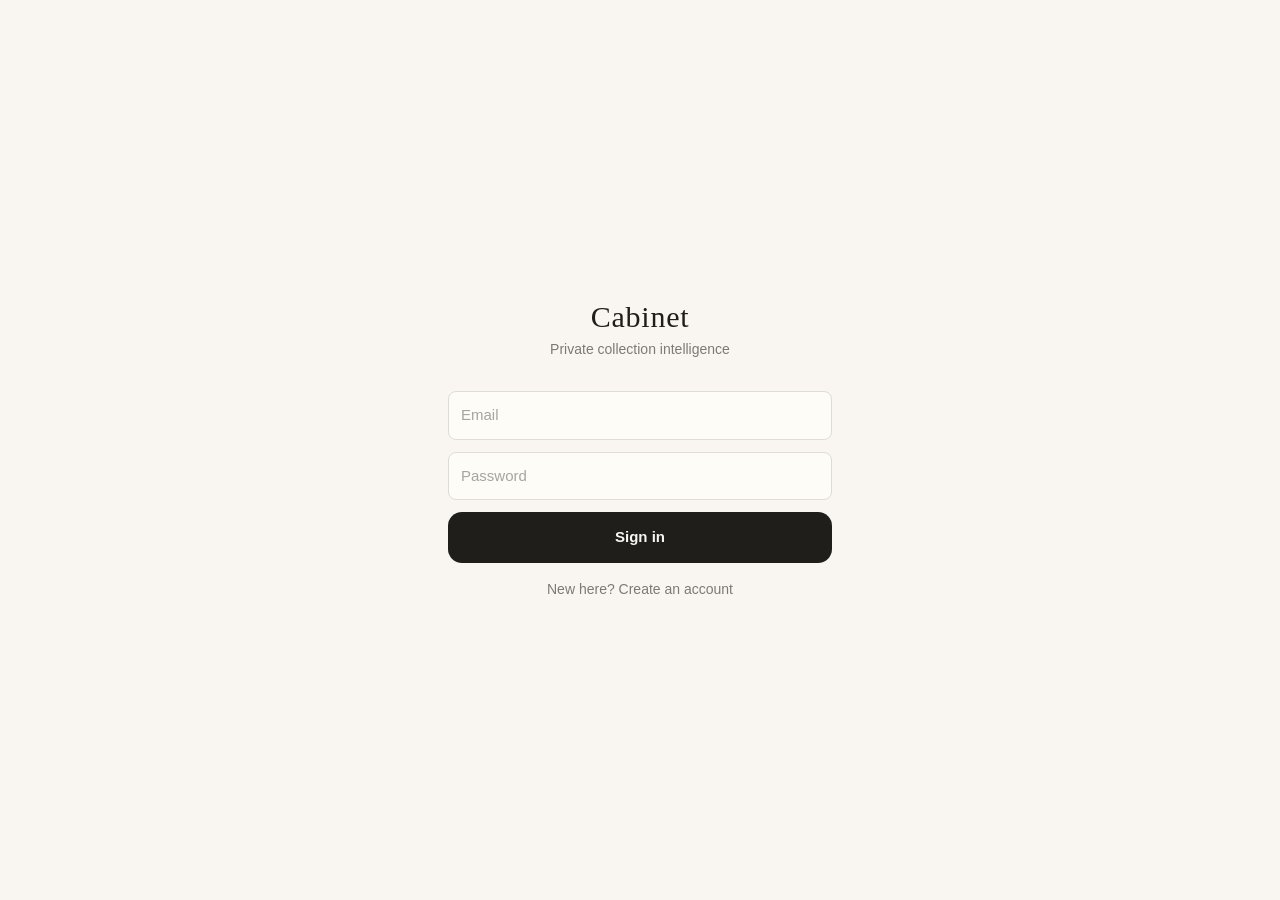
<file: index.html>
<!doctype html>
<html lang="en">
  <head>
    <meta charset="UTF-8" />
    <link rel="icon" type="image/svg+xml" href="/favicon.svg" />
    <meta
      name="viewport"
      content="width=device-width, initial-scale=1.0, viewport-fit=cover, maximum-scale=1.0, user-scalable=no"
    />
    <meta name="description" content="Cabinet — private numismatic collection intelligence" />
    <meta name="color-scheme" content="light dark" />
    <!-- iPhone home-screen install (standalone, no Safari chrome) -->
    <link rel="manifest" href="/manifest.webmanifest" />
    <link rel="apple-touch-icon" href="/apple-touch-icon.png" />
    <meta name="apple-mobile-web-app-capable" content="yes" />
    <meta name="apple-mobile-web-app-status-bar-style" content="black-translucent" />
    <meta name="apple-mobile-web-app-title" content="Cabinet" />
    <meta name="theme-color" media="(prefers-color-scheme: light)" content="#f7f4ec" />
    <meta name="theme-color" media="(prefers-color-scheme: dark)" content="#211f1b" />
    <title>Cabinet</title>
    <script type="module" crossorigin src="/assets/index-Z6WBWkfA.js"></script>
    <link rel="stylesheet" crossorigin href="/assets/index-DVjhuY1J.css">
  </head>
  <body>
    <div id="root"></div>
  </body>
</html>
</file>
<file: assets/index-DVjhuY1J.css>
/*! tailwindcss v4.3.2 | MIT License | https://tailwindcss.com */
@layer properties{@supports (((-webkit-hyphens:none)) and (not (margin-trim:inline))) or ((-moz-orient:inline) and (not (color:rgb(from red r g b)))){*,:before,:after,::backdrop{--tw-rotate-x:initial;--tw-rotate-y:initial;--tw-rotate-z:initial;--tw-skew-x:initial;--tw-skew-y:initial;--tw-pan-x:initial;--tw-pan-y:initial;--tw-pinch-zoom:initial;--tw-scroll-snap-strictness:proximity;--tw-space-y-reverse:0;--tw-divide-y-reverse:0;--tw-border-style:solid;--tw-leading:initial;--tw-font-weight:initial;--tw-tracking:initial;--tw-ordinal:initial;--tw-slashed-zero:initial;--tw-numeric-figure:initial;--tw-numeric-spacing:initial;--tw-numeric-fraction:initial;--tw-shadow:0 0 #0000;--tw-shadow-color:initial;--tw-shadow-alpha:100%;--tw-inset-shadow:0 0 #0000;--tw-inset-shadow-color:initial;--tw-inset-shadow-alpha:100%;--tw-ring-color:initial;--tw-ring-shadow:0 0 #0000;--tw-inset-ring-color:initial;--tw-inset-ring-shadow:0 0 #0000;--tw-ring-inset:initial;--tw-ring-offset-width:0px;--tw-ring-offset-color:#fff;--tw-ring-offset-shadow:0 0 #0000;--tw-blur:initial;--tw-brightness:initial;--tw-contrast:initial;--tw-grayscale:initial;--tw-hue-rotate:initial;--tw-invert:initial;--tw-opacity:initial;--tw-saturate:initial;--tw-sepia:initial;--tw-drop-shadow:initial;--tw-drop-shadow-color:initial;--tw-drop-shadow-alpha:100%;--tw-drop-shadow-size:initial;--tw-backdrop-blur:initial;--tw-backdrop-brightness:initial;--tw-backdrop-contrast:initial;--tw-backdrop-grayscale:initial;--tw-backdrop-hue-rotate:initial;--tw-backdrop-invert:initial;--tw-backdrop-opacity:initial;--tw-backdrop-saturate:initial;--tw-backdrop-sepia:initial}}}@layer theme{:root,:host{--font-mono:ui-monospace, SFMono-Regular, Menlo, Monaco, Consolas, "Liberation Mono", "Courier New", monospace;--spacing:.25rem;--container-sm:24rem;--container-md:28rem;--container-lg:32rem;--container-5xl:64rem;--text-xs:.75rem;--text-xs--line-height:calc(1 / .75);--text-sm:.875rem;--text-sm--line-height:calc(1.25 / .875);--text-base:1rem;--text-base--line-height:calc(1.5 / 1);--text-lg:1.125rem;--text-lg--line-height:calc(1.75 / 1.125);--text-xl:1.25rem;--text-xl--line-height:calc(1.75 / 1.25);--text-2xl:1.5rem;--text-2xl--line-height:calc(2 / 1.5);--text-3xl:1.875rem;--text-3xl--line-height:calc(2.25 / 1.875);--text-4xl:2.25rem;--text-4xl--line-height:calc(2.5 / 2.25);--font-weight-normal:400;--font-weight-medium:500;--font-weight-semibold:600;--font-weight-bold:700;--tracking-tight:-.025em;--tracking-wide:.025em;--tracking-wider:.05em;--tracking-widest:.1em;--leading-relaxed:1.625;--default-transition-duration:.15s;--default-transition-timing-function:cubic-bezier(.4, 0, .2, 1);--default-font-family:ui-sans-serif, -apple-system, BlinkMacSystemFont, "Segoe UI Variable Text", "Segoe UI", Roboto, "Helvetica Neue", Arial, sans-serif;--default-mono-font-family:var(--font-mono);--color-canvas:var(--color-canvas);--color-surface:var(--color-surface);--color-surface-raised:var(--color-surface-raised);--color-surface-sunken:var(--color-surface-sunken);--color-ink:var(--color-ink);--color-ink-secondary:var(--color-ink-secondary);--color-ink-muted:var(--color-ink-muted);--color-ink-faint:var(--color-ink-faint);--color-line:var(--color-line);--color-line-strong:var(--color-line-strong);--color-gold:var(--color-gold);--color-gold-strong:var(--color-gold-strong);--color-gold-soft:var(--color-gold-soft);--color-gain:var(--color-gain);--color-gain-soft:var(--color-gain-soft);--color-loss:var(--color-loss);--color-loss-soft:var(--color-loss-soft);--color-info:var(--color-info);--color-warn:var(--color-warn)}}@layer base{*,:after,:before,::backdrop{box-sizing:border-box;border:0 solid;margin:0;padding:0}::file-selector-button{box-sizing:border-box;border:0 solid;margin:0;padding:0}html,:host{-webkit-text-size-adjust:100%;tab-size:4;line-height:1.5;font-family:var(--default-font-family,ui-sans-serif, system-ui, sans-serif, "Apple Color Emoji", "Segoe UI Emoji", "Segoe UI Symbol", "Noto Color Emoji");font-feature-settings:var(--default-font-feature-settings,normal);font-variation-settings:var(--default-font-variation-settings,normal);-webkit-tap-highlight-color:transparent}hr{height:0;color:inherit;border-top-width:1px}abbr:where([title]){-webkit-text-decoration:underline dotted;text-decoration:underline dotted}h1,h2,h3,h4,h5,h6{font-size:inherit;font-weight:inherit}a{color:inherit;-webkit-text-decoration:inherit;-webkit-text-decoration:inherit;-webkit-text-decoration:inherit;-webkit-text-decoration:inherit;text-decoration:inherit}b,strong{font-weight:bolder}code,kbd,samp,pre{font-family:var(--default-mono-font-family,ui-monospace, SFMono-Regular, Menlo, Monaco, Consolas, "Liberation Mono", "Courier New", monospace);font-feature-settings:var(--default-mono-font-feature-settings,normal);font-variation-settings:var(--default-mono-font-variation-settings,normal);font-size:1em}small{font-size:80%}sub,sup{vertical-align:baseline;font-size:75%;line-height:0;position:relative}sub{bottom:-.25em}sup{top:-.5em}table{text-indent:0;border-color:inherit;border-collapse:collapse}:-moz-focusring{outline:auto}progress{vertical-align:baseline}summary{display:list-item}ol,ul,menu{list-style:none}img,svg,video,canvas,audio,iframe,embed,object{vertical-align:middle;display:block}img,video{max-width:100%;height:auto}button,input,select,optgroup,textarea{font:inherit;font-feature-settings:inherit;font-variation-settings:inherit;letter-spacing:inherit;color:inherit;opacity:1;background-color:#0000;border-radius:0}::file-selector-button{font:inherit;font-feature-settings:inherit;font-variation-settings:inherit;letter-spacing:inherit;color:inherit;opacity:1;background-color:#0000;border-radius:0}:where(select:is([multiple],[size])) optgroup{font-weight:bolder}:where(select:is([multiple],[size])) optgroup option{padding-inline-start:20px}::file-selector-button{margin-inline-end:4px}::placeholder{opacity:1}@supports (not ((-webkit-appearance:-apple-pay-button))) or (contain-intrinsic-size:1px){::placeholder{color:currentColor}@supports (color:color-mix(in lab, red, red)){::placeholder{color:color-mix(in oklab, currentcolor 50%, transparent)}}}textarea{resize:vertical}::-webkit-search-decoration{-webkit-appearance:none}::-webkit-date-and-time-value{min-height:1lh;text-align:inherit}::-webkit-datetime-edit{display:inline-flex}::-webkit-datetime-edit-fields-wrapper{padding:0}::-webkit-datetime-edit{padding-block:0}::-webkit-datetime-edit-year-field{padding-block:0}::-webkit-datetime-edit-month-field{padding-block:0}::-webkit-datetime-edit-day-field{padding-block:0}::-webkit-datetime-edit-hour-field{padding-block:0}::-webkit-datetime-edit-minute-field{padding-block:0}::-webkit-datetime-edit-second-field{padding-block:0}::-webkit-datetime-edit-millisecond-field{padding-block:0}::-webkit-datetime-edit-meridiem-field{padding-block:0}::-webkit-calendar-picker-indicator{line-height:1}:-moz-ui-invalid{box-shadow:none}button,input:where([type=button],[type=reset],[type=submit]){appearance:button}::file-selector-button{appearance:button}::-webkit-inner-spin-button{height:auto}::-webkit-outer-spin-button{height:auto}[hidden]:where(:not([hidden=until-found])){display:none!important}html{-webkit-text-size-adjust:100%}body{background-color:var(--color-canvas);color:var(--color-ink);-webkit-font-smoothing:antialiased;-moz-osx-font-smoothing:grayscale;-webkit-tap-highlight-color:transparent;overscroll-behavior-y:none;font-family:ui-sans-serif,-apple-system,BlinkMacSystemFont,Segoe UI Variable Text,Segoe UI,Roboto,Helvetica Neue,Arial,sans-serif}.tnum{font-variant-numeric:tabular-nums lining-nums;font-feature-settings:"tnum" 1, "lnum" 1}.editorial{letter-spacing:-.01em;font-family:Iowan Old Style,Palatino Linotype,Palatino,Georgia,Times New Roman,serif}.pt-safe{padding-top:env(safe-area-inset-top)}.pb-safe{padding-bottom:env(safe-area-inset-bottom)}.pb-safe-nav{padding-bottom:calc(env(safe-area-inset-bottom) + 4rem)}@media (prefers-reduced-motion:reduce){*,:before,:after{scroll-behavior:auto!important;transition-duration:.01ms!important;animation-duration:.01ms!important}}}@layer components;@layer utilities{.pointer-events-auto{pointer-events:auto}.pointer-events-none{pointer-events:none}.visible{visibility:visible}.absolute{position:absolute}.fixed{position:fixed}.relative{position:relative}.static{position:static}.sticky{position:sticky}.inset-x-0{inset-inline:0}.inset-y-0{inset-block:0}.top-0{top:0}.bottom-0{bottom:0}.left-0{left:0}.z-10{z-index:10}.z-30{z-index:30}.z-40{z-index:40}.z-50{z-index:50}.col-1{grid-column:1}.col-span-2{grid-column:span 2/span 2}.mx-auto{margin-inline:auto}.my-8{margin-block:calc(var(--spacing) * 8)}.my-10{margin-block:calc(var(--spacing) * 10)}.mt-0\.5{margin-top:calc(var(--spacing) * .5)}.mt-1{margin-top:var(--spacing)}.mt-1\.5{margin-top:calc(var(--spacing) * 1.5)}.mt-2{margin-top:calc(var(--spacing) * 2)}.mt-2\.5{margin-top:calc(var(--spacing) * 2.5)}.mt-3{margin-top:calc(var(--spacing) * 3)}.mt-4{margin-top:calc(var(--spacing) * 4)}.mt-6{margin-top:calc(var(--spacing) * 6)}.mt-auto{margin-top:auto}.mr-2{margin-right:calc(var(--spacing) * 2)}.mb-1{margin-bottom:var(--spacing)}.mb-2{margin-bottom:calc(var(--spacing) * 2)}.mb-3{margin-bottom:calc(var(--spacing) * 3)}.mb-4{margin-bottom:calc(var(--spacing) * 4)}.mb-8{margin-bottom:calc(var(--spacing) * 8)}.ml-1{margin-left:var(--spacing)}.ml-1\.5{margin-left:calc(var(--spacing) * 1.5)}.ml-2{margin-left:calc(var(--spacing) * 2)}.block{display:block}.contents{display:contents}.flex{display:flex}.grid{display:grid}.hidden{display:none}.inline{display:inline}.inline-block{display:inline-block}.inline-flex{display:inline-flex}.table{display:table}.aspect-square{aspect-ratio:1}.size-4{width:calc(var(--spacing) * 4);height:calc(var(--spacing) * 4)}.size-5{width:calc(var(--spacing) * 5);height:calc(var(--spacing) * 5)}.size-6{width:calc(var(--spacing) * 6);height:calc(var(--spacing) * 6)}.size-7{width:calc(var(--spacing) * 7);height:calc(var(--spacing) * 7)}.size-9{width:calc(var(--spacing) * 9);height:calc(var(--spacing) * 9)}.size-11{width:calc(var(--spacing) * 11);height:calc(var(--spacing) * 11)}.size-\[18px\]{width:18px;height:18px}.size-full{width:100%;height:100%}.h-1{height:var(--spacing)}.h-16{height:calc(var(--spacing) * 16)}.min-h-8{min-height:calc(var(--spacing) * 8)}.min-h-9{min-height:calc(var(--spacing) * 9)}.min-h-10{min-height:calc(var(--spacing) * 10)}.min-h-11{min-height:calc(var(--spacing) * 11)}.min-h-12{min-height:calc(var(--spacing) * 12)}.min-h-14{min-height:calc(var(--spacing) * 14)}.min-h-20{min-height:calc(var(--spacing) * 20)}.min-h-36{min-height:calc(var(--spacing) * 36)}.min-h-\[80dvh\]{min-height:80dvh}.min-h-dvh{min-height:100dvh}.w-2\/5{width:40%}.w-14{width:calc(var(--spacing) * 14)}.w-24{width:calc(var(--spacing) * 24)}.w-56{width:calc(var(--spacing) * 56)}.w-full{width:100%}.max-w-lg{max-width:var(--container-lg)}.max-w-md{max-width:var(--container-md)}.max-w-sm{max-width:var(--container-sm)}.min-w-0{min-width:0}.min-w-24{min-width:calc(var(--spacing) * 24)}.flex-1{flex:1}.shrink{flex-shrink:1}.shrink-0{flex-shrink:0}.rotate-180{rotate:180deg}.transform{transform:var(--tw-rotate-x,) var(--tw-rotate-y,) var(--tw-rotate-z,) var(--tw-skew-x,) var(--tw-skew-y,)}.touch-pan-y{--tw-pan-y:pan-y;touch-action:var(--tw-pan-x,) var(--tw-pan-y,) var(--tw-pinch-zoom,)}.resize{resize:both}.snap-x{scroll-snap-type:x var(--tw-scroll-snap-strictness)}.list-inside{list-style-position:inside}.list-disc{list-style-type:disc}.grid-cols-2{grid-template-columns:repeat(2,minmax(0,1fr))}.grid-cols-3{grid-template-columns:repeat(3,minmax(0,1fr))}.flex-col{flex-direction:column}.flex-wrap{flex-wrap:wrap}.items-baseline{align-items:baseline}.items-center{align-items:center}.items-start{align-items:flex-start}.items-stretch{align-items:stretch}.justify-around{justify-content:space-around}.justify-between{justify-content:space-between}.justify-center{justify-content:center}.justify-end{justify-content:flex-end}.gap-1{gap:var(--spacing)}.gap-1\.5{gap:calc(var(--spacing) * 1.5)}.gap-2{gap:calc(var(--spacing) * 2)}.gap-3{gap:calc(var(--spacing) * 3)}.gap-4{gap:calc(var(--spacing) * 4)}:where(.space-y-1>:not(:last-child)){--tw-space-y-reverse:0;margin-block-start:calc(var(--spacing) * var(--tw-space-y-reverse));margin-block-end:calc(var(--spacing) * calc(1 - var(--tw-space-y-reverse)))}:where(.space-y-1\.5>:not(:last-child)){--tw-space-y-reverse:0;margin-block-start:calc(calc(var(--spacing) * 1.5) * var(--tw-space-y-reverse));margin-block-end:calc(calc(var(--spacing) * 1.5) * calc(1 - var(--tw-space-y-reverse)))}:where(.space-y-2>:not(:last-child)){--tw-space-y-reverse:0;margin-block-start:calc(calc(var(--spacing) * 2) * var(--tw-space-y-reverse));margin-block-end:calc(calc(var(--spacing) * 2) * calc(1 - var(--tw-space-y-reverse)))}:where(.space-y-3>:not(:last-child)){--tw-space-y-reverse:0;margin-block-start:calc(calc(var(--spacing) * 3) * var(--tw-space-y-reverse));margin-block-end:calc(calc(var(--spacing) * 3) * calc(1 - var(--tw-space-y-reverse)))}:where(.space-y-3\.5>:not(:last-child)){--tw-space-y-reverse:0;margin-block-start:calc(calc(var(--spacing) * 3.5) * var(--tw-space-y-reverse));margin-block-end:calc(calc(var(--spacing) * 3.5) * calc(1 - var(--tw-space-y-reverse)))}:where(.space-y-4>:not(:last-child)){--tw-space-y-reverse:0;margin-block-start:calc(calc(var(--spacing) * 4) * var(--tw-space-y-reverse));margin-block-end:calc(calc(var(--spacing) * 4) * calc(1 - var(--tw-space-y-reverse)))}:where(.space-y-5>:not(:last-child)){--tw-space-y-reverse:0;margin-block-start:calc(calc(var(--spacing) * 5) * var(--tw-space-y-reverse));margin-block-end:calc(calc(var(--spacing) * 5) * calc(1 - var(--tw-space-y-reverse)))}:where(.space-y-6>:not(:last-child)){--tw-space-y-reverse:0;margin-block-start:calc(calc(var(--spacing) * 6) * var(--tw-space-y-reverse));margin-block-end:calc(calc(var(--spacing) * 6) * calc(1 - var(--tw-space-y-reverse)))}.gap-x-4{column-gap:calc(var(--spacing) * 4)}.gap-y-1{row-gap:var(--spacing)}:where(.divide-y>:not(:last-child)){--tw-divide-y-reverse:0;border-bottom-style:var(--tw-border-style);border-top-style:var(--tw-border-style);border-top-width:calc(1px * var(--tw-divide-y-reverse));border-bottom-width:calc(1px * calc(1 - var(--tw-divide-y-reverse)))}:where(.divide-line>:not(:last-child)){border-color:var(--color-line)}.truncate{text-overflow:ellipsis;white-space:nowrap;overflow:hidden}.overflow-hidden{overflow:hidden}.overflow-x-auto{overflow-x:auto}.rounded{border-radius:.25rem}.rounded-full{border-radius:3.40282e38px}.rounded-lg{border-radius:var(--radius)}.rounded-md{border-radius:calc(var(--radius) - 2px)}.rounded-xl{border-radius:calc(var(--radius) + 4px)}.border{border-style:var(--tw-border-style);border-width:1px}.border-t{border-top-style:var(--tw-border-style);border-top-width:1px}.border-r{border-right-style:var(--tw-border-style);border-right-width:1px}.border-b{border-bottom-style:var(--tw-border-style);border-bottom-width:1px}.border-dashed{--tw-border-style:dashed;border-style:dashed}.border-gain\/40{border-color:var(--color-gain)}@supports (color:color-mix(in lab, red, red)){.border-gain\/40{border-color:color-mix(in oklab, var(--color-gain) 40%, transparent)}}.border-gold{border-color:var(--color-gold)}.border-gold-strong{border-color:var(--color-gold-strong)}.border-line{border-color:var(--color-line)}.border-line-strong{border-color:var(--color-line-strong)}.border-loss\/40{border-color:var(--color-loss)}@supports (color:color-mix(in lab, red, red)){.border-loss\/40{border-color:color-mix(in oklab, var(--color-loss) 40%, transparent)}}.border-warn\/30{border-color:var(--color-warn)}@supports (color:color-mix(in lab, red, red)){.border-warn\/30{border-color:color-mix(in oklab, var(--color-warn) 30%, transparent)}}.border-warn\/40{border-color:var(--color-warn)}@supports (color:color-mix(in lab, red, red)){.border-warn\/40{border-color:color-mix(in oklab, var(--color-warn) 40%, transparent)}}.border-warn\/50{border-color:var(--color-warn)}@supports (color:color-mix(in lab, red, red)){.border-warn\/50{border-color:color-mix(in oklab, var(--color-warn) 50%, transparent)}}.bg-gain{background-color:var(--color-gain)}.bg-gain-soft{background-color:var(--color-gain-soft)}.bg-gold-soft{background-color:var(--color-gold-soft)}.bg-gold-strong{background-color:var(--color-gold-strong)}.bg-ink{background-color:var(--color-ink)}.bg-loss{background-color:var(--color-loss)}.bg-loss-soft{background-color:var(--color-loss-soft)}.bg-surface{background-color:var(--color-surface)}.bg-surface-raised\/95{background-color:var(--color-surface-raised)}@supports (color:color-mix(in lab, red, red)){.bg-surface-raised\/95{background-color:color-mix(in oklab, var(--color-surface-raised) 95%, transparent)}}.bg-surface-sunken{background-color:var(--color-surface-sunken)}.bg-surface\/95{background-color:var(--color-surface)}@supports (color:color-mix(in lab, red, red)){.bg-surface\/95{background-color:color-mix(in oklab, var(--color-surface) 95%, transparent)}}.bg-transparent{background-color:#0000}.bg-warn,.bg-warn\/15{background-color:var(--color-warn)}@supports (color:color-mix(in lab, red, red)){.bg-warn\/15{background-color:color-mix(in oklab, var(--color-warn) 15%, transparent)}}.object-cover{object-fit:cover}.p-0{padding:0}.p-1{padding:var(--spacing)}.p-3{padding:calc(var(--spacing) * 3)}.p-4{padding:calc(var(--spacing) * 4)}.p-5{padding:calc(var(--spacing) * 5)}.px-1{padding-inline:var(--spacing)}.px-2{padding-inline:calc(var(--spacing) * 2)}.px-2\.5{padding-inline:calc(var(--spacing) * 2.5)}.px-3{padding-inline:calc(var(--spacing) * 3)}.px-3\.5{padding-inline:calc(var(--spacing) * 3.5)}.px-4{padding-inline:calc(var(--spacing) * 4)}.px-5{padding-inline:calc(var(--spacing) * 5)}.px-6{padding-inline:calc(var(--spacing) * 6)}.py-0\.5{padding-block:calc(var(--spacing) * .5)}.py-1{padding-block:var(--spacing)}.py-1\.5{padding-block:calc(var(--spacing) * 1.5)}.py-2{padding-block:calc(var(--spacing) * 2)}.py-2\.5{padding-block:calc(var(--spacing) * 2.5)}.py-3{padding-block:calc(var(--spacing) * 3)}.py-3\.5{padding-block:calc(var(--spacing) * 3.5)}.py-6{padding-block:calc(var(--spacing) * 6)}.py-10{padding-block:calc(var(--spacing) * 10)}.py-16{padding-block:calc(var(--spacing) * 16)}.pt-1{padding-top:var(--spacing)}.pt-1\.5{padding-top:calc(var(--spacing) * 1.5)}.pt-2{padding-top:calc(var(--spacing) * 2)}.pt-3{padding-top:calc(var(--spacing) * 3)}.pt-4{padding-top:calc(var(--spacing) * 4)}.pt-5{padding-top:calc(var(--spacing) * 5)}.pb-3{padding-bottom:calc(var(--spacing) * 3)}.pb-6{padding-bottom:calc(var(--spacing) * 6)}.text-center{text-align:center}.text-left{text-align:left}.text-right{text-align:right}.text-2xl{font-size:var(--text-2xl);line-height:var(--tw-leading,var(--text-2xl--line-height))}.text-3xl{font-size:var(--text-3xl);line-height:var(--tw-leading,var(--text-3xl--line-height))}.text-4xl{font-size:var(--text-4xl);line-height:var(--tw-leading,var(--text-4xl--line-height))}.text-base{font-size:var(--text-base);line-height:var(--tw-leading,var(--text-base--line-height))}.text-lg{font-size:var(--text-lg);line-height:var(--tw-leading,var(--text-lg--line-height))}.text-sm{font-size:var(--text-sm);line-height:var(--tw-leading,var(--text-sm--line-height))}.text-xl{font-size:var(--text-xl);line-height:var(--tw-leading,var(--text-xl--line-height))}.text-xs{font-size:var(--text-xs);line-height:var(--tw-leading,var(--text-xs--line-height))}.text-\[10px\]{font-size:10px}.text-\[11px\]{font-size:11px}.text-\[14px\]{font-size:14px}.text-\[15px\]{font-size:15px}.leading-relaxed{--tw-leading:var(--leading-relaxed);line-height:var(--leading-relaxed)}.font-bold{--tw-font-weight:var(--font-weight-bold);font-weight:var(--font-weight-bold)}.font-medium{--tw-font-weight:var(--font-weight-medium);font-weight:var(--font-weight-medium)}.font-normal{--tw-font-weight:var(--font-weight-normal);font-weight:var(--font-weight-normal)}.font-semibold{--tw-font-weight:var(--font-weight-semibold);font-weight:var(--font-weight-semibold)}.tracking-\[0\.2em\]{--tw-tracking:.2em;letter-spacing:.2em}.tracking-\[0\.3em\]{--tw-tracking:.3em;letter-spacing:.3em}.tracking-\[0\.08em\]{--tw-tracking:.08em;letter-spacing:.08em}.tracking-\[0\.12em\]{--tw-tracking:.12em;letter-spacing:.12em}.tracking-\[0\.14em\]{--tw-tracking:.14em;letter-spacing:.14em}.tracking-tight{--tw-tracking:var(--tracking-tight);letter-spacing:var(--tracking-tight)}.tracking-wide{--tw-tracking:var(--tracking-wide);letter-spacing:var(--tracking-wide)}.tracking-wider{--tw-tracking:var(--tracking-wider);letter-spacing:var(--tracking-wider)}.tracking-widest{--tw-tracking:var(--tracking-widest);letter-spacing:var(--tracking-widest)}.break-words{overflow-wrap:break-word}.whitespace-pre-line{white-space:pre-line}.text-canvas{color:var(--color-canvas)}.text-gain{color:var(--color-gain)}.text-gold-strong{color:var(--color-gold-strong)}.text-ink{color:var(--color-ink)}.text-ink-faint{color:var(--color-ink-faint)}.text-ink-muted{color:var(--color-ink-muted)}.text-ink-secondary{color:var(--color-ink-secondary)}.text-loss{color:var(--color-loss)}.text-warn{color:var(--color-warn)}.uppercase{text-transform:uppercase}.tabular-nums{--tw-numeric-spacing:tabular-nums;font-variant-numeric:var(--tw-ordinal,) var(--tw-slashed-zero,) var(--tw-numeric-figure,) var(--tw-numeric-spacing,) var(--tw-numeric-fraction,)}.line-through{text-decoration-line:line-through}.opacity-50{opacity:.5}.opacity-60{opacity:.6}.shadow-sm{--tw-shadow:0 1px 3px 0 var(--tw-shadow-color,#0000001a), 0 1px 2px -1px var(--tw-shadow-color,#0000001a);box-shadow:var(--tw-inset-shadow), var(--tw-inset-ring-shadow), var(--tw-ring-offset-shadow), var(--tw-ring-shadow), var(--tw-shadow)}.filter{filter:var(--tw-blur,) var(--tw-brightness,) var(--tw-contrast,) var(--tw-grayscale,) var(--tw-hue-rotate,) var(--tw-invert,) var(--tw-saturate,) var(--tw-sepia,) var(--tw-drop-shadow,)}.backdrop-blur{--tw-backdrop-blur:blur(8px);-webkit-backdrop-filter:var(--tw-backdrop-blur,) var(--tw-backdrop-brightness,) var(--tw-backdrop-contrast,) var(--tw-backdrop-grayscale,) var(--tw-backdrop-hue-rotate,) var(--tw-backdrop-invert,) var(--tw-backdrop-opacity,) var(--tw-backdrop-saturate,) var(--tw-backdrop-sepia,);backdrop-filter:var(--tw-backdrop-blur,) var(--tw-backdrop-brightness,) var(--tw-backdrop-contrast,) var(--tw-backdrop-grayscale,) var(--tw-backdrop-hue-rotate,) var(--tw-backdrop-invert,) var(--tw-backdrop-opacity,) var(--tw-backdrop-saturate,) var(--tw-backdrop-sepia,)}.transition{transition-property:color,background-color,border-color,outline-color,text-decoration-color,fill,stroke,--tw-gradient-from,--tw-gradient-via,--tw-gradient-to,opacity,box-shadow,transform,translate,scale,rotate,filter,-webkit-backdrop-filter,backdrop-filter,display,content-visibility,overlay,pointer-events;transition-timing-function:var(--tw-ease,var(--default-transition-timing-function));transition-duration:var(--tw-duration,var(--default-transition-duration))}.transition-colors{transition-property:color,background-color,border-color,outline-color,text-decoration-color,fill,stroke,--tw-gradient-from,--tw-gradient-via,--tw-gradient-to;transition-timing-function:var(--tw-ease,var(--default-transition-timing-function));transition-duration:var(--tw-duration,var(--default-transition-duration))}.transition-transform{transition-property:transform,translate,scale,rotate;transition-timing-function:var(--tw-ease,var(--default-transition-timing-function));transition-duration:var(--tw-duration,var(--default-transition-duration))}.outline-none{--tw-outline-style:none;outline-style:none}.placeholder\:text-ink-faint::placeholder{color:var(--color-ink-faint)}.first\:pt-0:first-child{padding-top:0}.last\:border-b-0:last-child{border-bottom-style:var(--tw-border-style);border-bottom-width:0}.last\:pb-0:last-child{padding-bottom:0}.focus-within\:border-gold:focus-within{border-color:var(--color-gold)}@media (hover:hover){.hover\:border-gold:hover{border-color:var(--color-gold)}.hover\:bg-surface-sunken:hover{background-color:var(--color-surface-sunken)}.hover\:text-ink:hover{color:var(--color-ink)}.hover\:text-ink-secondary:hover{color:var(--color-ink-secondary)}}.focus\:border-gold:focus{border-color:var(--color-gold)}.active\:bg-surface-sunken:active{background-color:var(--color-surface-sunken)}.disabled\:opacity-50:disabled{opacity:.5}.disabled\:opacity-60:disabled{opacity:.6}@media (width>=48rem){.md\:flex{display:flex}.md\:hidden{display:none}.md\:max-w-5xl{max-width:var(--container-5xl)}.md\:px-8{padding-inline:calc(var(--spacing) * 8)}.md\:pb-8{padding-bottom:calc(var(--spacing) * 8)}.md\:pl-56{padding-left:calc(var(--spacing) * 56)}}.dark\:bg-gold:where(.dark,.dark *){background-color:var(--color-gold)}.dark\:text-canvas:where(.dark,.dark *){color:var(--color-canvas)}.dark\:text-gold:where(.dark,.dark *){color:var(--color-gold)}}:root{--color-canvas:oklch(97.5% .008 85);--color-surface:oklch(99% .006 90);--color-surface-raised:oklch(100% 0 0);--color-surface-sunken:oklch(95.5% .009 85);--color-ink:oklch(23.5% .008 80);--color-ink-secondary:oklch(45% .01 80);--color-ink-muted:oklch(58% .012 80);--color-ink-faint:oklch(72% .01 80);--color-line:oklch(89.5% .012 85);--color-line-strong:oklch(82% .014 85);--color-gold:oklch(62% .095 85);--color-gold-strong:oklch(52% .1 82);--color-gold-soft:oklch(93% .035 90);--color-gain:oklch(50% .09 155);--color-gain-soft:oklch(94% .03 155);--color-loss:oklch(50% .115 25);--color-loss-soft:oklch(94.5% .025 25);--color-info:oklch(52% .06 245);--color-warn:oklch(60% .11 70);--chart-value-line:#8b6d22;--chart-value-fill-top:#a4842f2e;--chart-value-fill-bottom:#a4842f03;--chart-cost-line:#777166;--chart-grid:#e9e5db;--chart-crosshair:#5c564b;--chart-axis-text:#8b8478;--radius:.625rem}.dark{--color-canvas:oklch(18.5% .006 80);--color-surface:oklch(21.5% .007 80);--color-surface-raised:oklch(25% .008 80);--color-surface-sunken:oklch(16.5% .006 80);--color-ink:oklch(92% .012 88);--color-ink-secondary:oklch(75% .014 85);--color-ink-muted:oklch(62% .012 85);--color-ink-faint:oklch(48% .01 85);--color-line:oklch(29% .008 80);--color-line-strong:oklch(36% .01 80);--color-gold:oklch(75% .1 88);--color-gold-strong:oklch(82% .105 90);--color-gold-soft:oklch(28% .03 85);--color-gain:oklch(72% .1 155);--color-gain-soft:oklch(27% .04 155);--color-loss:oklch(70% .12 25);--color-loss-soft:oklch(27% .035 25);--color-info:oklch(72% .07 245);--color-warn:oklch(75% .11 75);--chart-value-line:#cfab58;--chart-value-fill-top:#cfab5829;--chart-value-fill-bottom:#cfab5803;--chart-cost-line:#8f897d;--chart-grid:#2e2c27;--chart-crosshair:#b3ac9e;--chart-axis-text:#979082}@property --tw-rotate-x{syntax:"*";inherits:false}@property --tw-rotate-y{syntax:"*";inherits:false}@property --tw-rotate-z{syntax:"*";inherits:false}@property --tw-skew-x{syntax:"*";inherits:false}@property --tw-skew-y{syntax:"*";inherits:false}@property --tw-pan-x{syntax:"*";inherits:false}@property --tw-pan-y{syntax:"*";inherits:false}@property --tw-pinch-zoom{syntax:"*";inherits:false}@property --tw-scroll-snap-strictness{syntax:"*";inherits:false;initial-value:proximity}@property --tw-space-y-reverse{syntax:"*";inherits:false;initial-value:0}@property --tw-divide-y-reverse{syntax:"*";inherits:false;initial-value:0}@property --tw-border-style{syntax:"*";inherits:false;initial-value:solid}@property --tw-leading{syntax:"*";inherits:false}@property --tw-font-weight{syntax:"*";inherits:false}@property --tw-tracking{syntax:"*";inherits:false}@property --tw-ordinal{syntax:"*";inherits:false}@property --tw-slashed-zero{syntax:"*";inherits:false}@property --tw-numeric-figure{syntax:"*";inherits:false}@property --tw-numeric-spacing{syntax:"*";inherits:false}@property --tw-numeric-fraction{syntax:"*";inherits:false}@property --tw-shadow{syntax:"*";inherits:false;initial-value:0 0 #0000}@property --tw-shadow-color{syntax:"*";inherits:false}@property --tw-shadow-alpha{syntax:"<percentage>";inherits:false;initial-value:100%}@property --tw-inset-shadow{syntax:"*";inherits:false;initial-value:0 0 #0000}@property --tw-inset-shadow-color{syntax:"*";inherits:false}@property --tw-inset-shadow-alpha{syntax:"<percentage>";inherits:false;initial-value:100%}@property --tw-ring-color{syntax:"*";inherits:false}@property --tw-ring-shadow{syntax:"*";inherits:false;initial-value:0 0 #0000}@property --tw-inset-ring-color{syntax:"*";inherits:false}@property --tw-inset-ring-shadow{syntax:"*";inherits:false;initial-value:0 0 #0000}@property --tw-ring-inset{syntax:"*";inherits:false}@property --tw-ring-offset-width{syntax:"<length>";inherits:false;initial-value:0}@property --tw-ring-offset-color{syntax:"*";inherits:false;initial-value:#fff}@property --tw-ring-offset-shadow{syntax:"*";inherits:false;initial-value:0 0 #0000}@property --tw-blur{syntax:"*";inherits:false}@property --tw-brightness{syntax:"*";inherits:false}@property --tw-contrast{syntax:"*";inherits:false}@property --tw-grayscale{syntax:"*";inherits:false}@property --tw-hue-rotate{syntax:"*";inherits:false}@property --tw-invert{syntax:"*";inherits:false}@property --tw-opacity{syntax:"*";inherits:false}@property --tw-saturate{syntax:"*";inherits:false}@property --tw-sepia{syntax:"*";inherits:false}@property --tw-drop-shadow{syntax:"*";inherits:false}@property --tw-drop-shadow-color{syntax:"*";inherits:false}@property --tw-drop-shadow-alpha{syntax:"<percentage>";inherits:false;initial-value:100%}@property --tw-drop-shadow-size{syntax:"*";inherits:false}@property --tw-backdrop-blur{syntax:"*";inherits:false}@property --tw-backdrop-brightness{syntax:"*";inherits:false}@property --tw-backdrop-contrast{syntax:"*";inherits:false}@property --tw-backdrop-grayscale{syntax:"*";inherits:false}@property --tw-backdrop-hue-rotate{syntax:"*";inherits:false}@property --tw-backdrop-invert{syntax:"*";inherits:false}@property --tw-backdrop-opacity{syntax:"*";inherits:false}@property --tw-backdrop-saturate{syntax:"*";inherits:false}@property --tw-backdrop-sepia{syntax:"*";inherits:false}
</file>
